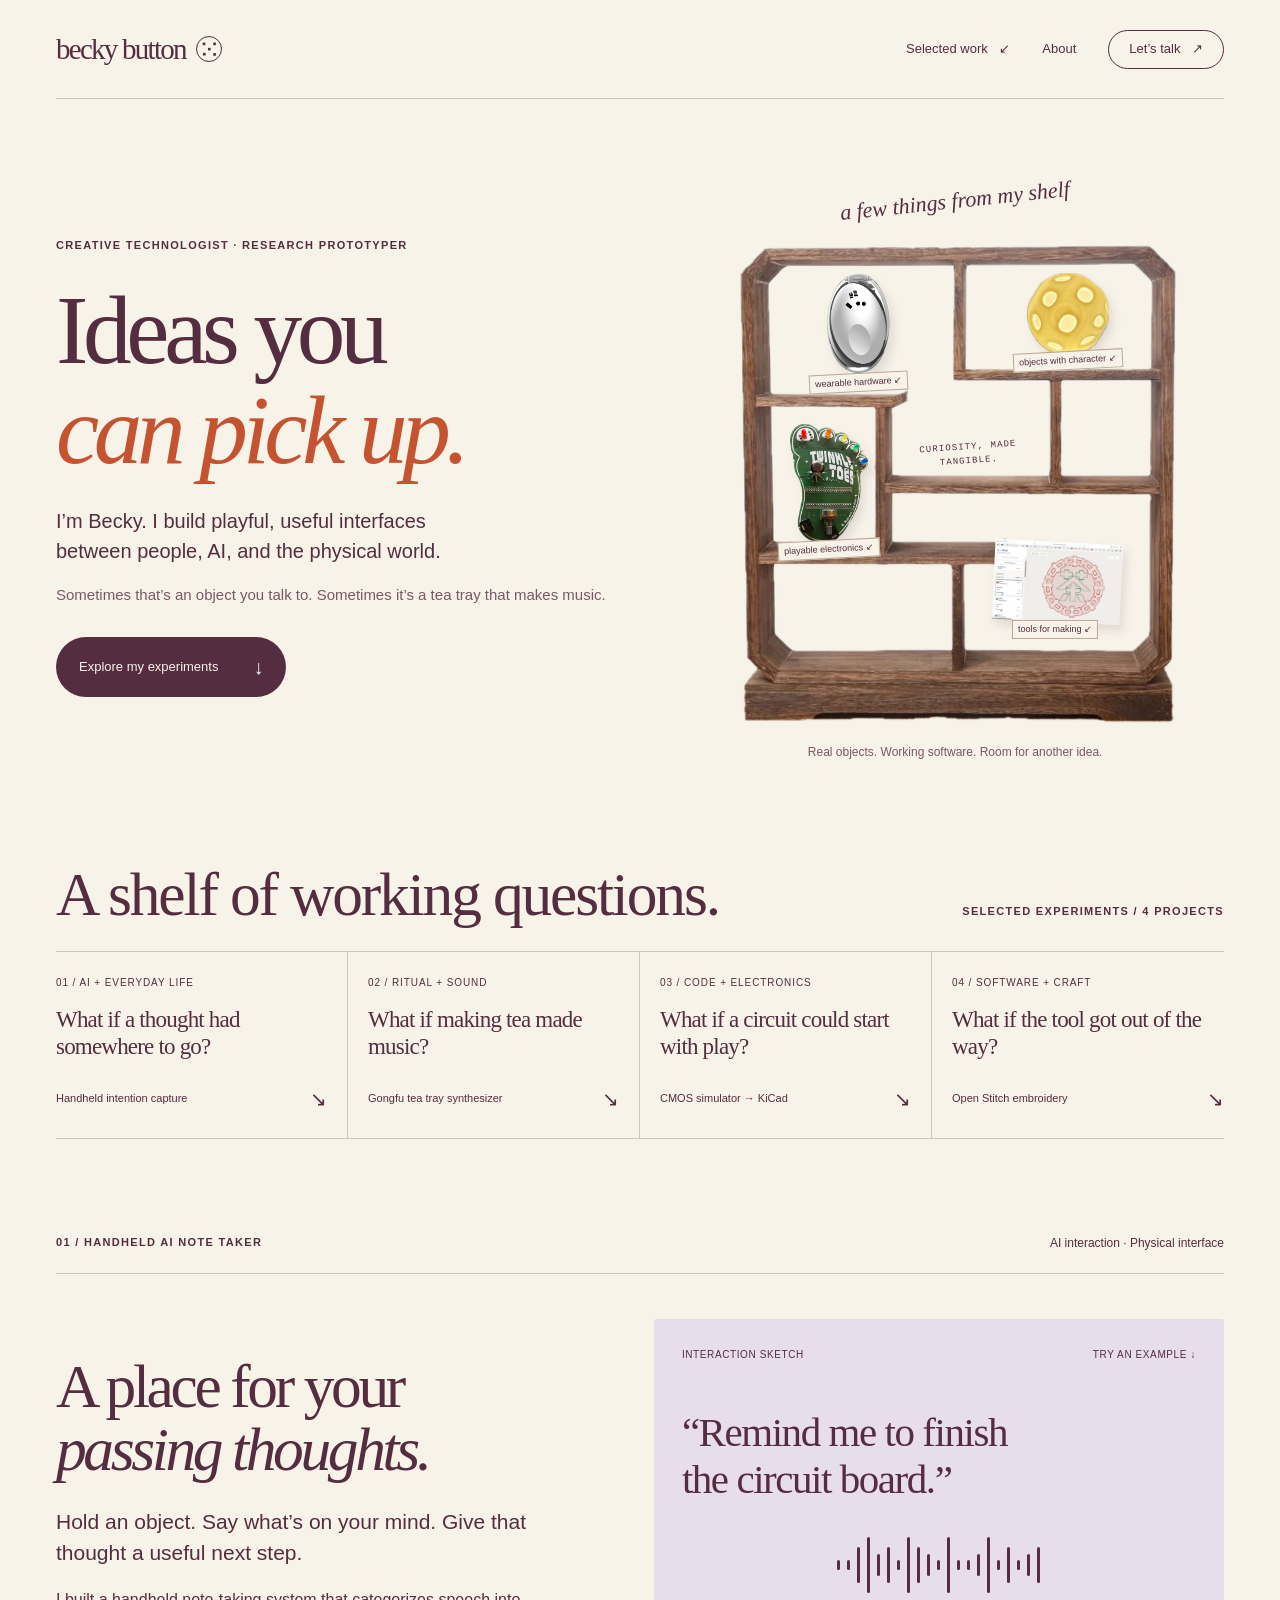
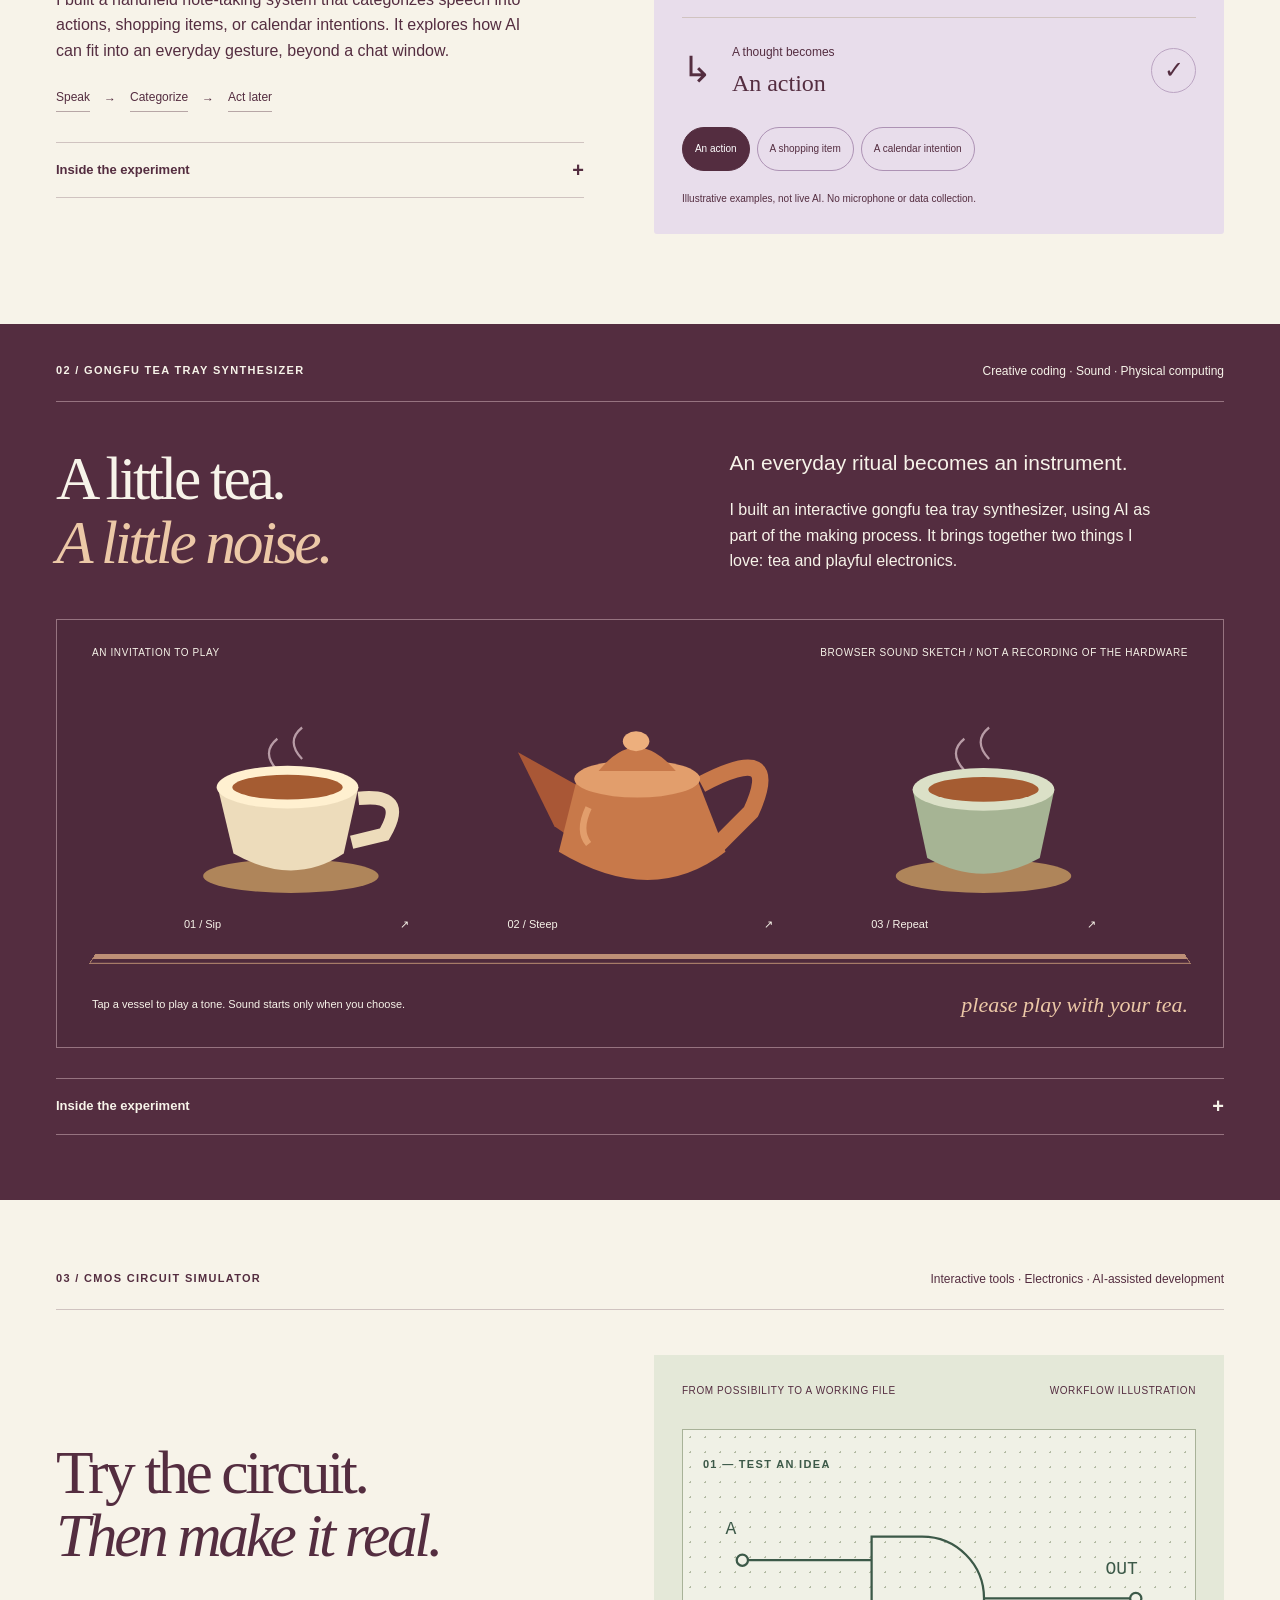
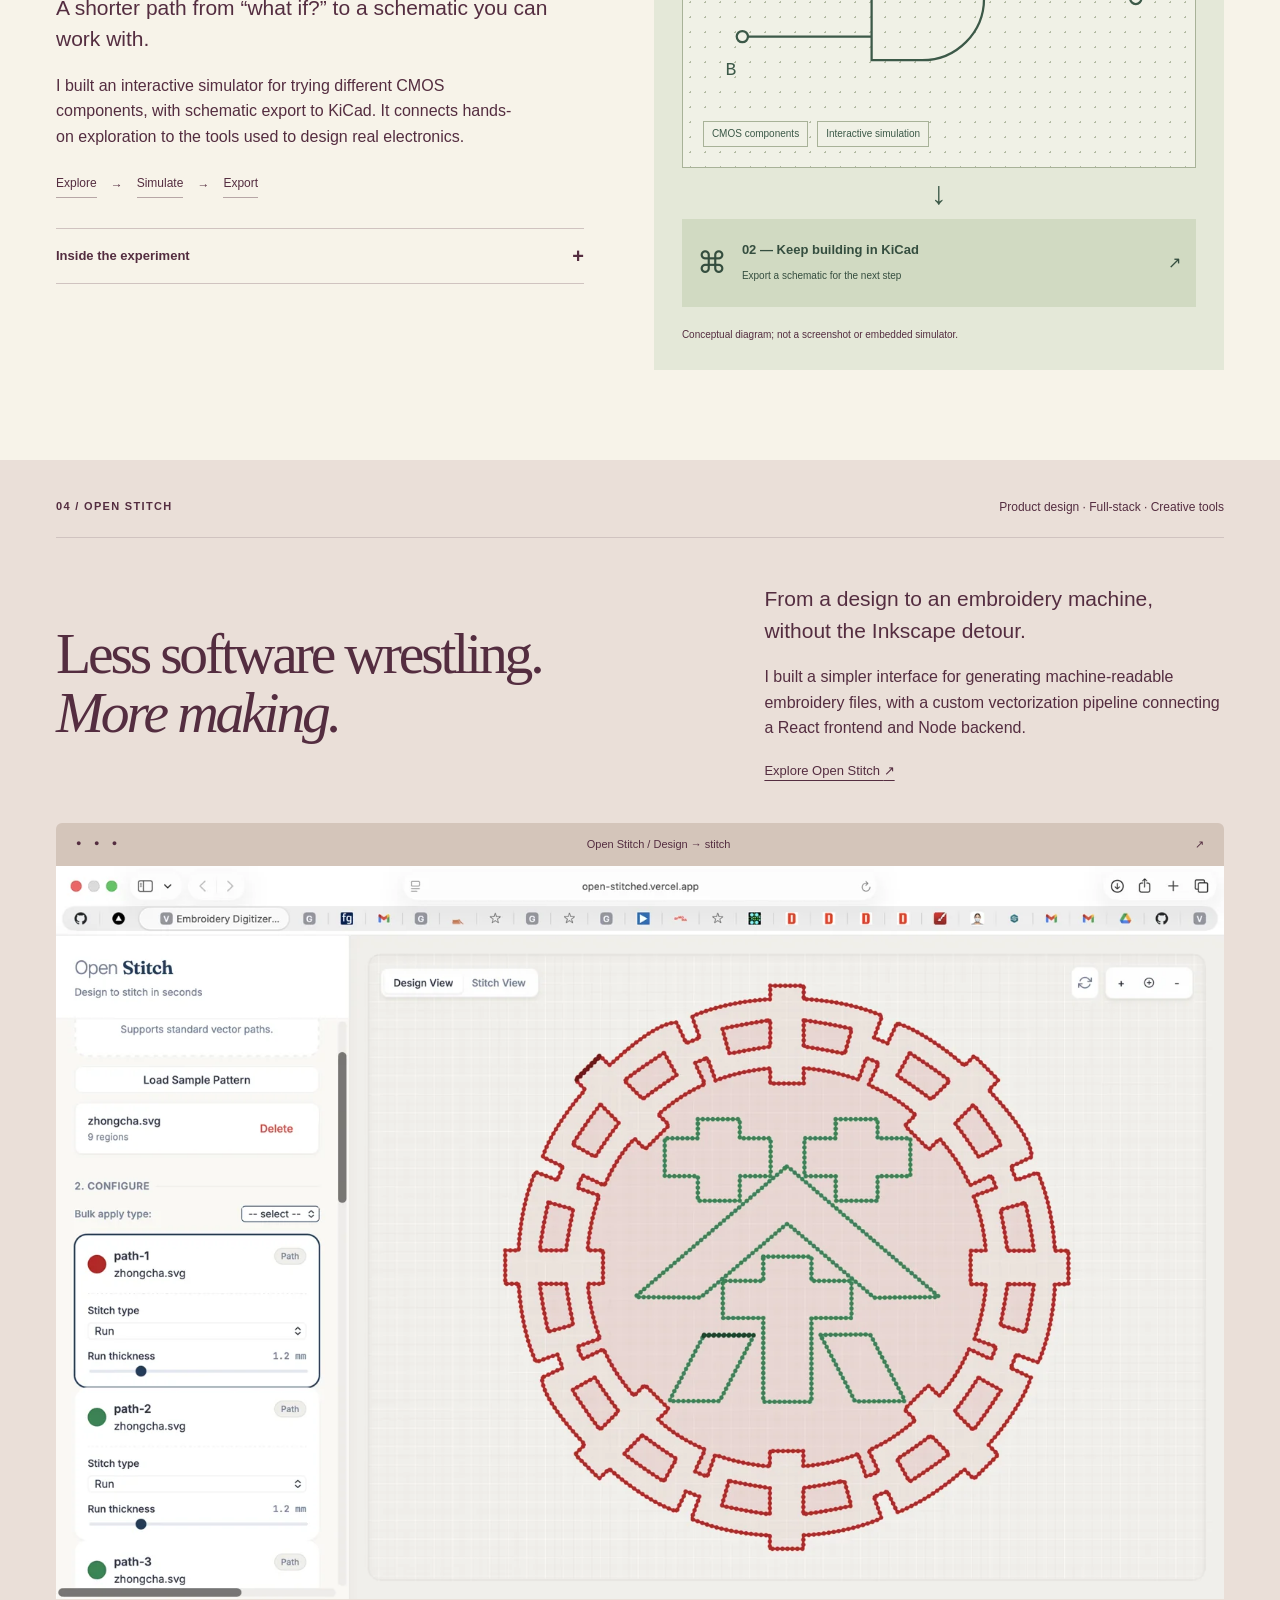
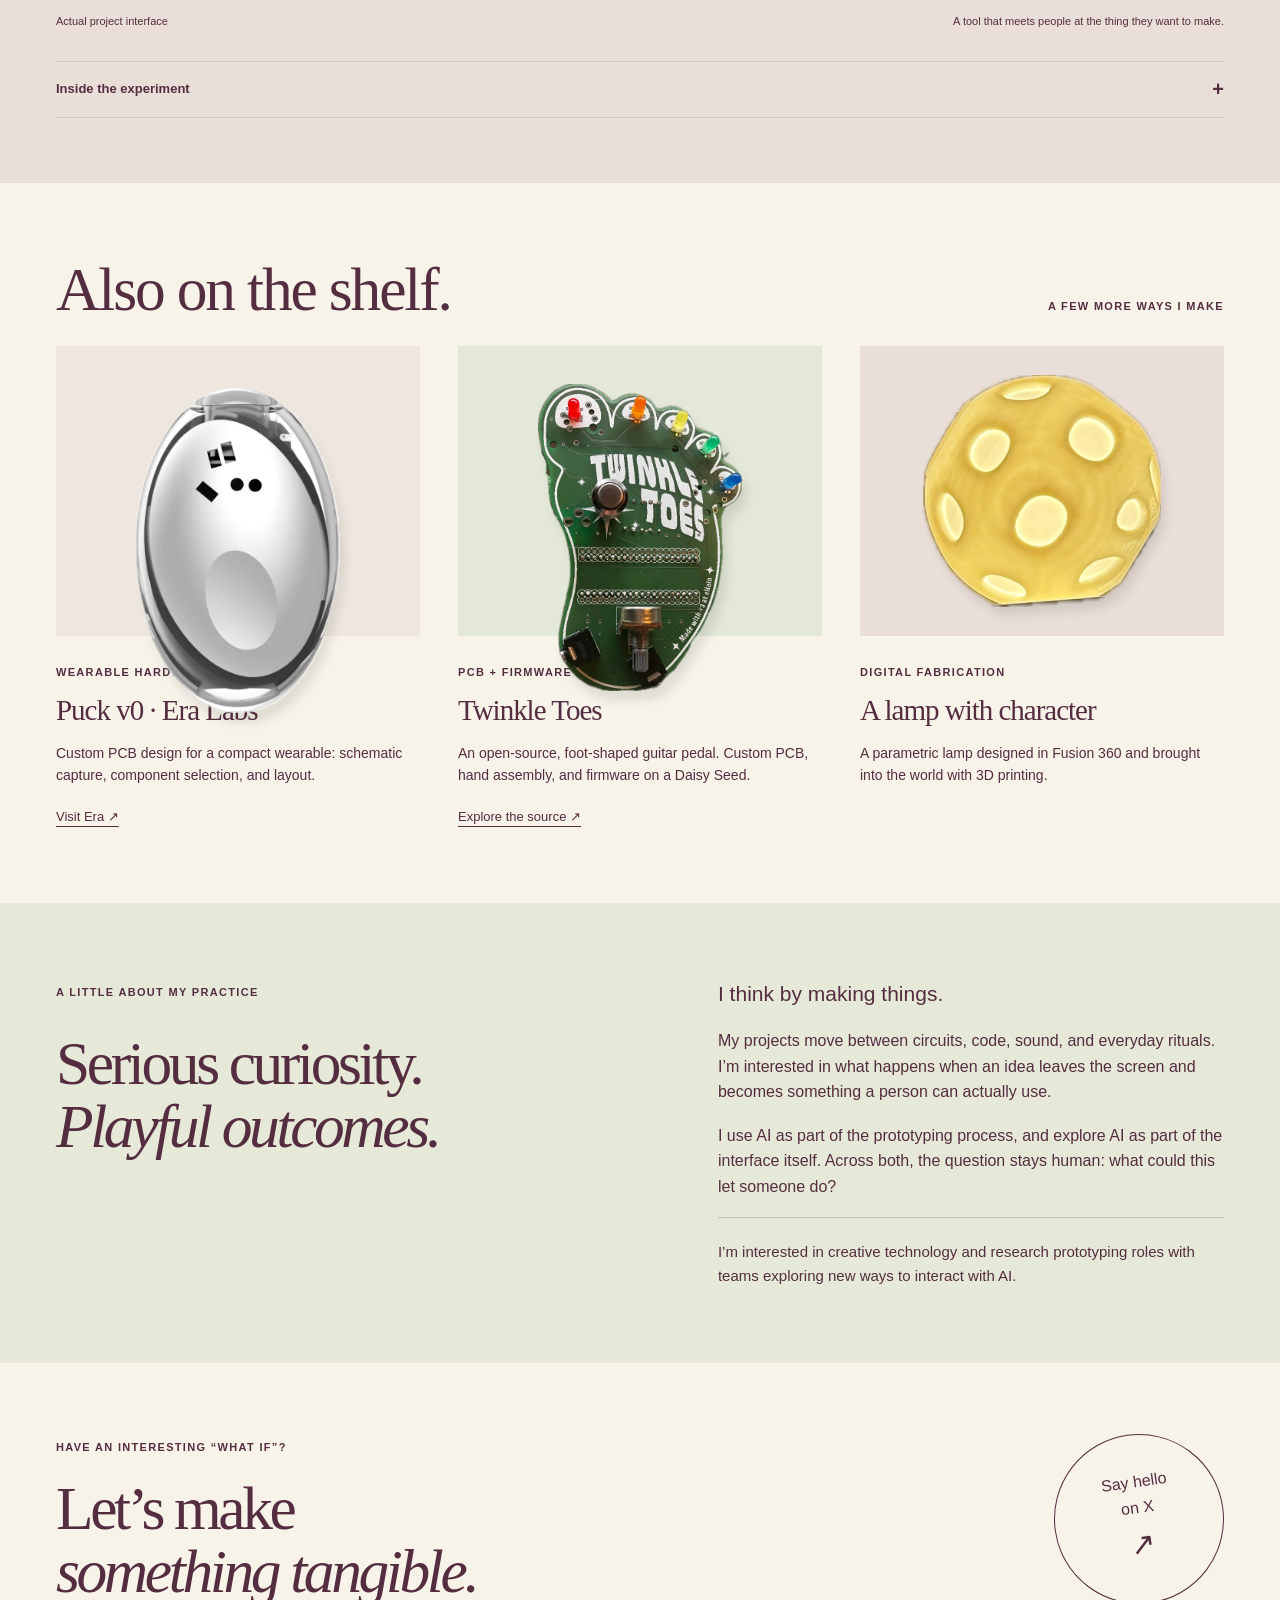
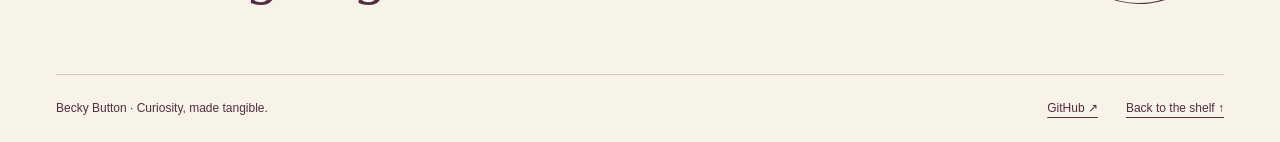
<file: index.html>
<!DOCTYPE html>
<html lang="en">
 <head>
  <meta charset="utf-8"/>
  <meta content="width=device-width, initial-scale=1" name="viewport"/>
  <meta content="#f7f3e9" name="theme-color"/>
  <title>
   Becky Button — Creative Technologist &amp; Research Prototyper
  </title>
  <meta content="Becky Button builds playful, useful interfaces between people, AI, and the physical world. Explore voice objects, a tea tray synthesizer, circuit tools, and embroidery software." name="description"/>
  <meta content="Becky Button — Ideas you can pick up." property="og:title"/>
  <meta content="Creative technology, AI experiments, and physical interfaces. A shelf of working questions." property="og:description"/>
  <meta content="website" property="og:type"/>
  <link href="assets/favicon.svg" rel="icon" type="image/svg+xml"/>
  <link href="styles.css" rel="stylesheet"/>
  <script defer="" src="script.js">
  </script>
  <link href="design-system.css" rel="stylesheet"/>
  <script defer="" src="config-utils.js"></script>
<script defer="" src="portfolio.config.js">
  </script>
  <script defer="" src="portfolio-runtime.js">
  </script>
 </head>
 <body>
  <a class="skip-link" href="#main">
   Skip to content
  </a>
  <header class="site-header wrap">
   <a aria-label="Becky Button, home" class="wordmark" href="#">
    becky button
    <span aria-hidden="true" class="button-mark">
     ⁙
    </span>
   </a>
   <nav aria-label="Main navigation">
    <a href="#work">
     Selected work
     <span>
      ↙
     </span>
    </a>
    <a href="#about">
     About
    </a>
    <a class="contact-nav" href="#contact">
     Let’s talk
     <span>
      ↗
     </span>
    </a>
   </nav>
  </header>
  <main id="main">
   <section aria-labelledby="hero-title" class="hero wrap">
    <div class="hero-copy">
     <p class="eyebrow" data-copy="role">
      <span class="dot">
      </span>
      Creative technologist · Research prototyper
     </p>
     <h1 id="hero-title">
      <span data-copy="hero-headline">
       Ideas you can
      </span>
      <br/>
      <em data-copy="hero-emphasis">
       pick up.
      </em>
     </h1>
     <p class="intro" data-copy="intro">
      I’m Becky. I build playful, useful interfaces between people,
      <strong>
       AI, and the physical world.
      </strong>
     </p>
     <p class="hero-note" data-copy="hero-note">
      Sometimes that’s an object you talk to.
      <br/>
      Sometimes it’s a tea tray that makes music.
     </p>
     <a class="pill" href="#work">
      Explore my experiments
      <span aria-hidden="true">
       ↓
      </span>
     </a>
    </div>
    <div class="cabinet-scene">
     <span class="handwritten cabinet-note" data-copy="shelf-note">
      a few things from my shelf
     </span>
     <div class="cabinet">
      <img alt="" class="shelf" height="800" src="assets/shelf.webp" width="800"/>
      <a aria-label="Puck v0, wearable PCB — see more work" class="shelf-object shelf-puck" href="#more-work">
       <img alt="Silver Puck v0 wearable" height="800" src="assets/puck.webp" width="499"/>
       <span>
        wearable hardware ↙
       </span>
      </a>
      <a aria-label="3D printed lamp — see more work" class="shelf-object shelf-lamp" href="#more-work">
       <img alt="Yellow spherical lamp" height="782" src="assets/lamp.webp" width="800"/>
       <span>
        objects with character ↙
       </span>
      </a>
      <a aria-label="Twinkle Toes guitar pedal — see more work" class="shelf-object shelf-pedal" href="#more-work">
       <img alt="Foot-shaped Twinkle Toes circuit board" height="800" src="assets/twinkle-toes.webp" width="532"/>
       <span>
        playable electronics ↙
       </span>
      </a>
      <a aria-label="Open Stitch embroidery tool — read project" class="shelf-object shelf-stitch" data-project-link="embroidery" href="#embroidery">
       <img alt="Open Stitch embroidery design interface" height="1004" src="assets/embroidery.webp" width="1600"/>
       <span>
        tools for making ↙
       </span>
      </a>
      <span class="cabinet-label" data-copy="cabinet-label">
       CURIOSITY, MADE TANGIBLE.
      </span>
     </div>
     <p class="small cabinet-caption" data-copy="shelf-caption">
      Real objects. Working software. Room for another idea.
     </p>
    </div>
   </section>
   <section aria-labelledby="work-title" class="work-index wrap" id="work">
    <div class="section-heading">
     <h2 data-copy="work-title" id="work-title">
      A shelf of working questions.
     </h2>
     <span class="eyebrow">
      Selected experiments / 01—04
     </span>
    </div>
    <div class="index-grid">
     <a data-project-link="intention" href="#intention">
      <span class="index-number">
       01 / AI + everyday life
      </span>
      <strong data-copy="intention-question">
       What if a thought
       <br/>
       had somewhere to go?
      </strong>
      <span>
       Handheld intention capture
       <b>
        ↘
       </b>
      </span>
     </a>
     <a data-project-link="tea" href="#tea">
      <span class="index-number">
       02 / Ritual + sound
      </span>
      <strong data-copy="tea-question">
       What if making tea
       <br/>
       made music?
      </strong>
      <span>
       Gongfu tea tray synthesizer
       <b>
        ↘
       </b>
      </span>
     </a>
     <a data-project-link="circuits" href="#circuits">
      <span class="index-number">
       03 / Code + electronics
      </span>
      <strong data-copy="circuits-question">
       What if a circuit could
       <br/>
       start with play?
      </strong>
      <span>
       CMOS simulator → KiCad
       <b>
        ↘
       </b>
      </span>
     </a>
     <a data-project-link="embroidery" href="#embroidery">
      <span class="index-number">
       04 / Software + craft
      </span>
      <strong data-copy="embroidery-question">
       What if the tool got
       <br/>
       out of the way?
      </strong>
      <span>
       Open Stitch embroidery
       <b>
        ↘
       </b>
      </span>
     </a>
    </div>
   </section>
   <div id="project-stories">
    <section aria-labelledby="intention-title" class="project intention wrap" data-project="intention" id="intention">
     <div class="project-top">
      <span class="eyebrow" data-copy="intention-name">
       01 / Handheld AI note taker
      </span>
      <span class="project-type" data-copy="intention-tags">
       AI interaction · Physical interface
      </span>
     </div>
     <div class="project-grid">
      <div class="project-copy">
       <h2 id="intention-title">
        <span data-copy="intention-headline">
         A place for your
        </span>
        <br/>
        <em data-copy="intention-emphasis">
         passing thoughts.
        </em>
       </h2>
       <p class="project-lead" data-copy="intention-summary">
        Hold an object. Say what’s on your mind. Give that thought a useful next step.
       </p>
       <p data-copy="intention-description">
        I built a handheld note-taking system that categorizes speech into
        <strong>
         actions, shopping items, or calendar intentions.
        </strong>
        It explores how AI can fit into an everyday gesture, beyond a chat window.
       </p>
       <div class="flow">
        <span>
         Speak
        </span>
        <i>
         →
        </i>
        <span>
         Categorize
        </span>
        <i>
         →
        </i>
        <span>
         Act later
        </span>
       </div>
       <details>
        <summary>
         Inside the experiment
         <span aria-hidden="true">
          +
         </span>
        </summary>
        <div class="detail-body">
         <h3>
          The question
         </h3>
         <p data-copy="intention-detail-0">
          Can a physical object make capturing an intention feel as immediate as saying it?
         </p>
         <h3>
          What I built
         </h3>
         <p data-copy="intention-detail-1">
          A handheld interface and speech categorization workflow, connecting an ordinary human action to structured information.
         </p>
         <h3>
          What it explores
         </h3>
         <p data-copy="intention-detail-2">
          A smaller, more intentional interaction with AI: capture a thought now, organize it for later.
         </p>
        </div>
       </details>
      </div>
      <figure class="custom-project-visual" data-custom-visual="intention" hidden="">
       <img alt="" loading="lazy"/>
       <figcaption>
       </figcaption>
      </figure>
      <figure class="voice-demo" data-original-visual="intention">
       <figcaption class="visual-label">
        Interaction sketch
        <span>
         Try an example ↓
        </span>
       </figcaption>
       <div class="voice-quote" id="voice-quote">
        “Remind me to finish
        <br/>
        the circuit board.”
       </div>
       <div aria-hidden="true" class="waveform">
        <i>
        </i>
        <i>
        </i>
        <i>
        </i>
        <i>
        </i>
        <i>
        </i>
        <i>
        </i>
        <i>
        </i>
        <i>
        </i>
        <i>
        </i>
        <i>
        </i>
        <i>
        </i>
        <i>
        </i>
        <i>
        </i>
        <i>
        </i>
        <i>
        </i>
        <i>
        </i>
        <i>
        </i>
        <i>
        </i>
        <i>
        </i>
        <i>
        </i>
        <i>
        </i>
       </div>
       <div class="voice-route">
        <span aria-hidden="true">
         ↳
        </span>
        <div>
         <span class="small">
          A thought becomes
         </span>
         <strong aria-live="polite" id="voice-result">
          An action
         </strong>
        </div>
        <span aria-hidden="true" class="route-icon" id="route-icon">
         ✓
        </span>
       </div>
       <div aria-label="Example intentions" class="example-buttons" role="group">
        <button aria-pressed="true" data-example="action" type="button">
         An action
        </button>
        <button aria-pressed="false" data-example="shopping" type="button">
         A shopping item
        </button>
        <button aria-pressed="false" data-example="calendar" type="button">
         A calendar intention
        </button>
       </div>
       <p class="visual-footnote">
        Illustrative examples, not live AI. No microphone or data collection.
       </p>
      </figure>
     </div>
    </section>
    <section aria-labelledby="tea-title" class="tea-section" data-project="tea" id="tea">
     <div class="wrap">
      <div class="project-top">
       <span class="eyebrow" data-copy="tea-name">
        02 / Gongfu tea tray synthesizer
       </span>
       <span class="project-type" data-copy="tea-tags">
        Creative coding · Sound · Physical computing
       </span>
      </div>
      <div class="tea-heading">
       <h2 id="tea-title">
        <span data-copy="tea-headline">
         A little tea.
        </span>
        <br/>
        <em data-copy="tea-emphasis">
         A little noise.
        </em>
       </h2>
       <div>
        <p class="project-lead" data-copy="tea-summary">
         An everyday ritual becomes an instrument.
        </p>
        <p data-copy="tea-description">
         I built an interactive gongfu tea tray synthesizer, using AI as part of the making process. It brings together two things I love: tea and playful electronics.
        </p>
       </div>
      </div>
      <figure class="custom-project-visual" data-custom-visual="tea" hidden="">
       <img alt="" loading="lazy"/>
       <figcaption>
       </figcaption>
      </figure>
      <figure class="tea-playground" data-original-visual="tea">
       <figcaption class="visual-label">
        An invitation to play
        <span>
         Browser sound sketch / not a recording of the hardware
        </span>
       </figcaption>
       <div aria-label="Play three synthesized tones" class="tea-objects" role="group">
        <button aria-label="Play low tea cup tone" class="tea-object" data-frequency="261.63">
         <svg aria-hidden="true" viewbox="0 0 200 170">
          <path class="steam" d="M83 50q-15-16 0-28M105 40q-15-16 0-28">
          </path>
          <ellipse cx="95" cy="144" fill="#af855a" rx="78" ry="15">
          </ellipse>
          <path d="M30 65h125l-13 59q-45 30-98 0z" fill="#eddcbb">
          </path>
          <ellipse cx="92" cy="65" fill="#fff0d0" rx="63" ry="19">
          </ellipse>
          <ellipse cx="92" cy="65" fill="#a55c32" rx="49" ry="11">
          </ellipse>
          <path d="M155 75q45-5 23 32l-29 7" fill="none" stroke="#eddcbb" stroke-width="12">
          </path>
         </svg>
         <span>
          01 / Sip
          <b>
           ↗
          </b>
         </span>
        </button>
        <button aria-label="Play middle teapot tone" class="tea-object teapot" data-frequency="329.63">
         <svg aria-hidden="true" viewbox="0 0 240 200">
          <path d="M175 90q75-40 45 25l-35 35" fill="none" stroke="#c8794a" stroke-width="15">
          </path>
          <path d="M63 91L9 61l33 67 35 24" fill="#a95736">
          </path>
          <path d="M62 87q53-23 110 0l25 64q-66 51-151 0z" fill="#c8794a">
          </path>
          <ellipse cx="117" cy="85" fill="#e29e6c" rx="57" ry="17">
          </ellipse>
          <path d="M82 78q34-43 70 0" fill="#c8794a">
          </path>
          <ellipse cx="116" cy="51" fill="#edaf7d" rx="12" ry="9">
          </ellipse>
          <path d="M73 111q-10 21 0 33" fill="none" stroke="#e29e6c" stroke-width="6">
          </path>
         </svg>
         <span>
          02 / Steep
          <b>
           ↗
          </b>
         </span>
        </button>
        <button aria-label="Play high tea cup tone" class="tea-object" data-frequency="392">
         <svg aria-hidden="true" viewbox="0 0 200 170">
          <path class="steam" d="M83 50q-15-16 0-28M105 40q-15-16 0-28">
          </path>
          <ellipse cx="100" cy="144" fill="#af855a" rx="78" ry="15">
          </ellipse>
          <path d="M37 67h126l-13 61q-50 28-100 0z" fill="#a6b494">
          </path>
          <ellipse cx="100" cy="67" fill="#dbe0c7" rx="63" ry="19">
          </ellipse>
          <ellipse cx="100" cy="67" fill="#a55c32" rx="49" ry="11">
          </ellipse>
         </svg>
         <span>
          03 / Repeat
          <b>
           ↗
          </b>
         </span>
        </button>
       </div>
       <div aria-hidden="true" class="tray-line">
       </div>
       <div class="tea-caption">
        <span aria-live="polite" id="sound-status">
         Tap a vessel to play a tone. Sound starts only when you choose.
        </span>
        <span class="handwritten">
         please play with your tea.
        </span>
       </div>
      </figure>
      <details>
       <summary>
        Inside the experiment
        <span aria-hidden="true">
         +
        </span>
       </summary>
       <div class="detail-body">
        <h3>
         The question
        </h3>
        <p data-copy="tea-detail-0">
         What happens when the familiar setting of a tea ritual becomes a playful musical interface?
        </p>
        <h3>
         What I built
        </h3>
        <p data-copy="tea-detail-1">
         An interactive gongfu tea tray synthesizer, developed with some AI assistance. The ritual itself is the starting point for the interface.
        </p>
        <h3>
         What it explores
        </h3>
        <p data-copy="tea-detail-2">
         How physical context can suggest a different way to interact with sound. The vessels above are a new browser illustration of that idea, not a recreation of the original hardware mappings.
        </p>
       </div>
      </details>
     </div>
    </section>
    <section aria-labelledby="circuits-title" class="project circuits wrap" data-project="circuits" id="circuits">
     <div class="project-top">
      <span class="eyebrow" data-copy="circuits-name">
       03 / CMOS circuit simulator
      </span>
      <span class="project-type" data-copy="circuits-tags">
       Interactive tools · Electronics · AI-assisted development
      </span>
     </div>
     <div class="project-grid">
      <div class="project-copy">
       <h2 id="circuits-title">
        <span data-copy="circuits-headline">
         Try the circuit.
        </span>
        <br/>
        <em data-copy="circuits-emphasis">
         Then make it real.
        </em>
       </h2>
       <p class="project-lead" data-copy="circuits-summary">
        A shorter path from “what if?” to a schematic you can work with.
       </p>
       <p data-copy="circuits-description">
        I built an interactive simulator for trying different CMOS components, with
        <strong>
         schematic export to KiCad.
        </strong>
        It connects hands-on exploration to the tools used to design real electronics.
       </p>
       <div class="flow">
        <span>
         Explore
        </span>
        <i>
         →
        </i>
        <span>
         Simulate
        </span>
        <i>
         →
        </i>
        <span>
         Export
        </span>
       </div>
       <details>
        <summary>
         Inside the experiment
         <span aria-hidden="true">
          +
         </span>
        </summary>
        <div class="detail-body">
         <h3>
          The question
         </h3>
         <p data-copy="circuits-detail-0">
          Can experimenting with components and making a usable schematic feel like one continuous process?
         </p>
         <h3>
          What I built
         </h3>
         <p data-copy="circuits-detail-1">
          An interactive CMOS circuit simulation tool that produces a KiCad schematic, developed with AI as part of the project workflow.
         </p>
         <h3>
          What it explores
         </h3>
         <p data-copy="circuits-detail-2">
          Creative tooling that keeps an exploratory interface connected to a practical engineering output.
         </p>
        </div>
       </details>
      </div>
      <figure class="custom-project-visual" data-custom-visual="circuits" hidden="">
       <img alt="" loading="lazy"/>
       <figcaption>
       </figcaption>
      </figure>
      <figure class="circuit-visual" data-original-visual="circuits">
       <figcaption class="visual-label">
        From possibility to a working file
        <span>
         Workflow illustration
        </span>
       </figcaption>
       <div class="circuit-paper">
        <span class="eyebrow">
         01 — Test an idea
        </span>
        <svg aria-label="Conceptual logic diagram: two inputs enter a logic gate and produce an output" role="img" viewbox="0 0 420 200">
         <g fill="none" stroke="currentColor" stroke-width="2">
          <path d="M40 66h110M40 134h110M150 45h45a55 55 0 0 1 0 110h-45zM250 100h130">
          </path>
          <circle cx="35" cy="66" r="5">
          </circle>
          <circle cx="35" cy="134" r="5">
          </circle>
          <circle cx="385" cy="100" r="5">
          </circle>
         </g>
         <g fill="currentColor" font-family="monospace" font-size="16">
          <text x="20" y="43">
           A
          </text>
          <text x="20" y="168">
           B
          </text>
          <text x="358" y="78">
           OUT
          </text>
         </g>
        </svg>
        <div class="chip-row">
         <span>
          CMOS components
         </span>
         <span>
          Interactive simulation
         </span>
        </div>
       </div>
       <div aria-hidden="true" class="export-arrow">
        ↓
       </div>
       <div class="kicad-file">
        <span aria-hidden="true" class="file-icon">
         ⌘
        </span>
        <div>
         <strong>
          02 — Keep building in KiCad
         </strong>
         <span>
          Export a schematic for the next step
         </span>
        </div>
        <span aria-hidden="true">
         ↗
        </span>
       </div>
       <p class="visual-footnote">
        Conceptual diagram; not a screenshot or embedded simulator.
       </p>
      </figure>
     </div>
    </section>
    <section aria-labelledby="embroidery-title" class="embroidery-section" data-project="embroidery" id="embroidery">
     <div class="wrap">
      <div class="project-top">
       <span class="eyebrow" data-copy="embroidery-name">
        04 / Open Stitch
       </span>
       <span class="project-type" data-copy="embroidery-tags">
        Product design · Full-stack · Creative tools
       </span>
      </div>
      <div class="embroidery-heading">
       <h2 id="embroidery-title">
        <span data-copy="embroidery-headline">
         Less software wrestling.
        </span>
        <br/>
        <em data-copy="embroidery-emphasis">
         More making.
        </em>
       </h2>
       <div>
        <p class="project-lead" data-copy="embroidery-summary">
         From a design to an embroidery machine, without the Inkscape detour.
        </p>
        <p data-copy="embroidery-description">
         I built a simpler interface for generating machine-readable embroidery files, with a custom vectorization pipeline connecting a React frontend and Node backend.
        </p>
        <a class="text-link" data-link="link-0" href="https://open-stitched.vercel.app" rel="noopener noreferrer" target="_blank">
         Explore Open Stitch
         <span aria-hidden="true">
          ↗
         </span>
         <span class="sr-only">
          (opens in a new tab)
         </span>
        </a>
       </div>
      </div>
      <figure class="custom-project-visual" data-custom-visual="embroidery" hidden="">
       <img alt="" loading="lazy"/>
       <figcaption>
       </figcaption>
      </figure>
      <figure class="stitch-figure" data-original-visual="embroidery">
       <div class="browser-bar">
        <span aria-hidden="true">
         ● ● ●
        </span>
        <span>
         Open Stitch / Design → stitch
        </span>
        <span>
         ↗
        </span>
       </div>
       <img alt="Open Stitch’s actual interface showing a tea emblem, vector paths, stitch types, and run thickness controls." height="1004" loading="lazy" src="assets/embroidery.webp" width="1600"/>
       <figcaption>
        Actual project interface
        <span>
         A tool that meets people at the thing they want to make.
        </span>
       </figcaption>
      </figure>
      <details>
       <summary>
        Inside the experiment
        <span aria-hidden="true">
         +
        </span>
       </summary>
       <div class="detail-body">
        <h3>
         The question
        </h3>
        <p data-copy="embroidery-detail-0">
         Why should using an embroidery machine require navigating a separate vector-design application first?
        </p>
        <h3>
         What I built
        </h3>
        <p data-copy="embroidery-detail-1">
         A full-stack design-to-file workflow with a custom vectorization pipeline. The interface brings design and stitch controls into one place.
        </p>
        <h3>
         What it explores
        </h3>
        <p data-copy="embroidery-detail-2">
         Removing friction between creative intent and a physical output. The work combines product design, UI/UX, and full-stack development.
        </p>
        <a class="text-link" data-link="link-1" href="https://x.com/becky_button/status/2040687970085167253?s=20" rel="noopener noreferrer" target="_blank">
         See the project post ↗
         <span class="sr-only">
          (opens in a new tab)
         </span>
        </a>
       </div>
      </details>
     </div>
    </section>
   </div>
   <section aria-labelledby="more-title" class="more-work wrap" id="more-work">
    <div class="section-heading">
     <h2 id="more-title">
      Also on the shelf.
     </h2>
     <span class="eyebrow">
      A few more ways I make
     </span>
    </div>
    <div class="extras-grid">
     <article>
      <div class="extra-image">
       <img alt="Silver Puck v0 wearable enclosure" height="800" loading="lazy" src="assets/puck.webp" width="499"/>
      </div>
      <span class="eyebrow">
       Wearable hardware
      </span>
      <h3 data-copy="extra-0">
       Puck v0 · Era Labs
      </h3>
      <p data-copy="extra-1">
       Custom PCB design for a compact wearable: schematic capture, component selection, and layout.
      </p>
      <a class="text-link" data-link="link-2" href="https://era.world" rel="noopener noreferrer" target="_blank">
       Visit Era ↗
       <span class="sr-only">
        (opens in a new tab)
       </span>
      </a>
     </article>
     <article>
      <div class="extra-image">
       <img alt="Twinkle Toes foot-shaped guitar pedal PCB with colorful controls" height="800" loading="lazy" src="assets/twinkle-toes.webp" width="532"/>
      </div>
      <span class="eyebrow">
       PCB + firmware + sound
      </span>
      <h3 data-copy="extra-2">
       Twinkle Toes
      </h3>
      <p data-copy="extra-3">
       An open-source, foot-shaped guitar pedal. Custom PCB, hand assembly, and firmware on a Daisy Seed.
      </p>
      <a class="text-link" data-link="link-3" href="https://github.com/EinsteinUnicorn/TwinkleToes" rel="noopener noreferrer" target="_blank">
       Explore the source ↗
       <span class="sr-only">
        (opens in a new tab)
       </span>
      </a>
     </article>
     <article>
      <div class="extra-image">
       <img alt="Yellow 3D printed spherical lamp with round openings" height="782" loading="lazy" src="assets/lamp.webp" width="800"/>
      </div>
      <span class="eyebrow">
       Digital fabrication
      </span>
      <h3 data-copy="extra-4">
       A lamp with character
      </h3>
      <p data-copy="extra-5">
       A parametric lamp designed in Fusion 360 and brought into the world with 3D printing.
      </p>
     </article>
    </div>
   </section>
   <section aria-labelledby="about-title" class="about-section" id="about">
    <div class="wrap about-grid">
     <div>
      <span class="eyebrow">
       A little about my practice
      </span>
      <h2 id="about-title">
       <span data-copy="about-headline">
        Serious curiosity.
       </span>
       <br/>
       <em data-copy="about-emphasis">
        Playful outcomes.
       </em>
      </h2>
     </div>
     <div>
      <p class="project-lead" data-copy="about-0">
       I think by making things.
      </p>
      <p data-copy="about-1">
       My projects move between circuits, code, sound, and everyday rituals. I’m interested in what happens when an idea leaves the screen and becomes something a person can actually use.
      </p>
      <p data-copy="about-2">
       I use AI as part of the prototyping process, and explore AI as part of the interface itself. Across both, the question stays human:
       <strong>
        what could this let someone do?
       </strong>
      </p>
      <p class="opportunity" data-copy="about-3">
       I’m interested in creative technology and research prototyping roles with teams exploring new ways to interact with AI.
      </p>
     </div>
    </div>
   </section>
   <footer class="wrap" id="contact">
    <div class="footer-top">
     <div>
      <span class="eyebrow">
       Have an interesting “what if”?
      </span>
      <h2>
       <span data-copy="contact-headline">
        Let’s make
       </span>
       <br/>
       <em data-copy="contact-emphasis">
        something tangible.
       </em>
      </h2>
     </div>
     <a class="contact-circle" data-link="link-4" href="https://x.com/becky_button" rel="noopener noreferrer" target="_blank">
      Say hello
      <br/>
      on X
      <span aria-hidden="true">
       ↗
      </span>
      <span class="sr-only">
       (opens in a new tab)
      </span>
     </a>
    </div>
    <div class="footer-bottom">
     <span>
      Becky Button · Curiosity, made tangible.
     </span>
     <div>
      <a data-link="link-5" href="https://github.com/EinsteinUnicorn" rel="noopener noreferrer" target="_blank">
       GitHub ↗
       <span class="sr-only">
        (opens in a new tab)
       </span>
      </a>
      <a href="#">
       Back to the shelf ↑
      </a>
     </div>
    </div>
   </footer>
  </main>
 </body>
</html>
</file>
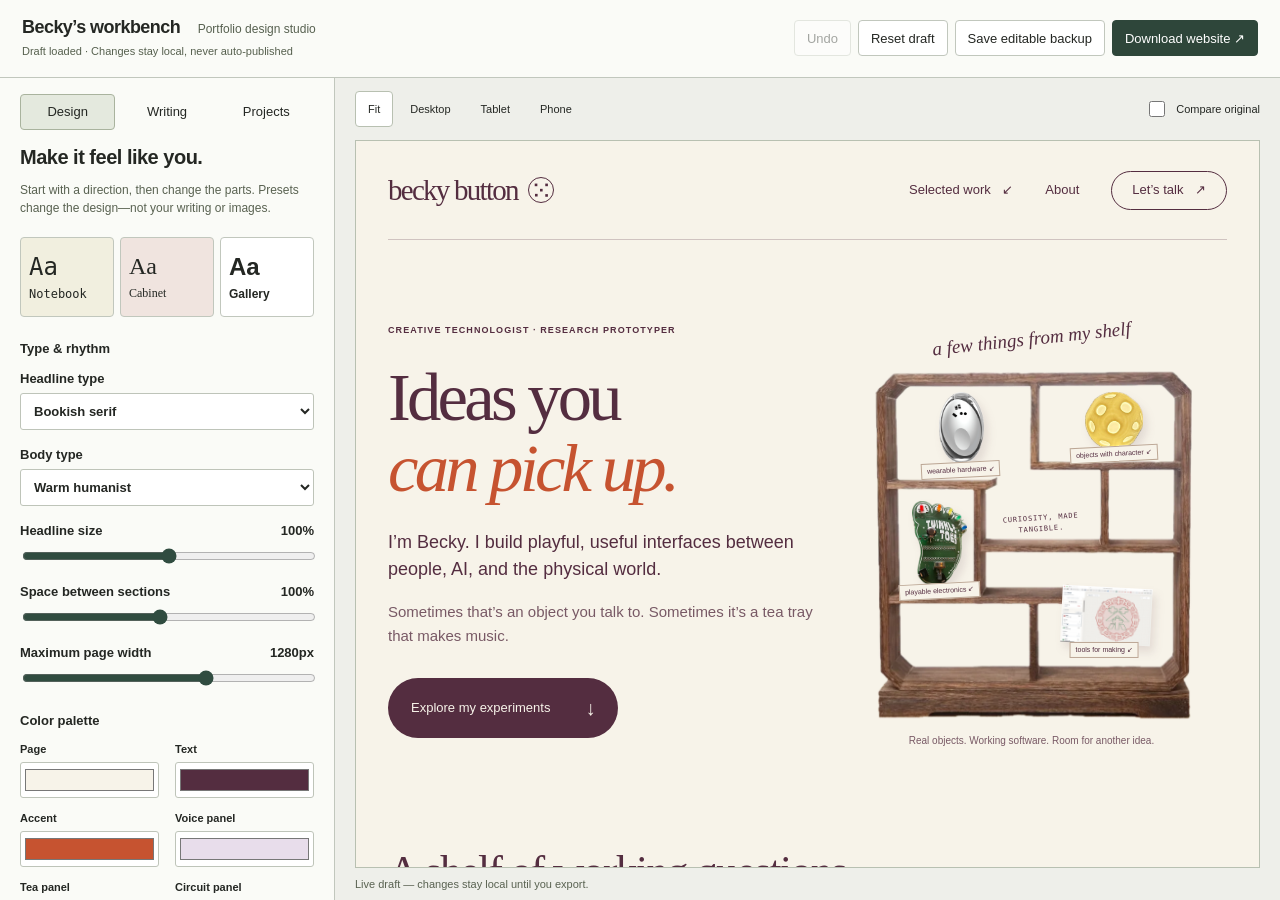
<file: studio.html>
<!doctype html>
<html lang="en">
<head>
  <meta charset="utf-8">
  <meta name="viewport" content="width=device-width,initial-scale=1">
  <meta name="robots" content="noindex,nofollow">
  <title>Becky's portfolio — Design studio</title>
  <link rel="icon" href="assets/favicon.svg">
  <link rel="stylesheet" href="studio.css">
  <script src="portfolio.config.js" defer></script>
  <script src="config-utils.js" defer></script>
  <script src="studio.js" defer></script>
</head>
<body>
  <header class="studio-header">
    <div><h1>Becky’s workbench <span>Portfolio design studio</span></h1><p id="save-status" role="status">Your changes stay here until you export them.</p></div>
    <div class="actions"><button id="undo" disabled>Undo</button><button id="reset">Reset draft</button><button id="download-backup">Save editable backup</button><button class="primary" id="download-site">Download website ↗</button></div>
  </header>
  <main class="workspace">
    <aside class="editor" aria-label="Portfolio editor">
      <nav class="editor-tabs" aria-label="Editor sections"><button data-tab="design" aria-pressed="true">Design</button><button data-tab="writing" aria-pressed="false">Writing</button><button data-tab="projects" aria-pressed="false">Projects</button></nav>
      <div id="panel"></div>
      <details class="save-tools"><summary>Save, restore & apply</summary><p>Changes are saved in this browser when storage is available. A backup preserves your writing, images, and design choices.</p><label>Saved look name<input id="look-name" placeholder="Sunday notebook" maxlength="60"></label><button id="save-look">Save this look</button><label>Saved looks<select id="saved-looks"><option value="">Choose a saved look…</option></select></label><button id="load-look">Load selected look</button><label class="file-label">Import a backup<input id="import-backup" type="file" accept="application/json,.json"></label><button id="download-config">Download repository settings</button><p>To apply your edits to the source, replace <code>portfolio.config.js</code> with the downloaded settings, then commit to your review branch. Nothing here publishes your site.</p></details>
    </aside>
    <section class="preview-area" aria-label="Live portfolio preview">
      <div class="preview-toolbar"><div class="sizes" role="group" aria-label="Preview width"><button data-width="100%" aria-pressed="true">Fit</button><button data-width="1024px" aria-pressed="false">Desktop</button><button data-width="768px" aria-pressed="false">Tablet</button><button data-width="390px" aria-pressed="false">Phone</button></div><label class="compare"><input type="checkbox" id="compare"> Compare original</label></div>
      <div class="preview-scroll"><iframe title="Your portfolio — live preview" id="preview" sandbox="allow-scripts allow-same-origin"></iframe></div>
      <p class="preview-note" id="preview-status" role="status">Loading the portfolio…</p>
    </section>
  </main>
  <noscript>This design studio needs JavaScript. The portfolio itself still contains readable project stories without it.</noscript>
</body>
</html>
</file>
<file: styles.css>
@layer reset, base, layout, components, responsive;
@layer reset {
  *, *::before, *::after { box-sizing: border-box; }
  body, h1, h2, h3, p, figure { margin: 0; }
  img, svg { display: block; max-width: 100%; }
  button, input { font: inherit; }
  button, a { -webkit-tap-highlight-color: transparent; }
}
@layer base {
  :root { --paper: #f7f3e9; --ink: #542d40; --muted: #705c64; --line: #d6c9c7; --orange: #c65330; --serif: 'Baskerville', 'Iowan Old Style', 'Palatino Linotype', 'Book Antiqua', Georgia, serif; --sans: 'Avenir Next', 'Avenir', 'Segoe UI', sans-serif; }
  html { scroll-behavior: smooth; scroll-padding-top: 28px; }
  body { background: var(--paper); color: var(--ink); font-family: var(--sans); font-size: 16px; line-height: 1.6; }
  ::selection { background: #e4c4cc; color: #351f2b; }
  a { color: inherit; text-underline-offset: 5px; }
  button { cursor: pointer; color: inherit; }
  a, button, summary { touch-action: manipulation; }
  :focus-visible { outline: 3px solid #b74521; outline-offset: 6px; }
  h1, h2 { font-family: var(--serif); font-weight: 400; letter-spacing: -0.055em; line-height: 1.03; }
  h2 { font-size: clamp(42px, 4.8vw, 68px); }
  h3 { font-size: 21px; font-weight: 600; line-height: 1.3; }
  em { font-weight: 400; }
  strong { font-weight: 600; }
  p + p { margin-top: 18px; }
  .wrap { width: min(1280px, calc(100% - 112px)); margin-inline: auto; }
  .eyebrow { text-transform: uppercase; letter-spacing: .12em; font-size: 11px; font-weight: 600; line-height: 1.6; }
  .small { font-size: 12px; }
  .handwritten { font-family: var(--serif); font-style: italic; font-size: 23px; }
  .sr-only { position: absolute; width: 1px; height: 1px; padding: 0; overflow: hidden; clip: rect(0,0,0,0); white-space: nowrap; }
  .skip-link { position: fixed; top: -100px; left: 16px; z-index: 20; padding: 12px 20px; background: var(--ink); color: white; }
  .skip-link:focus { top: 16px; }
}
@layer layout {
  .site-header { display: flex; align-items: center; justify-content: space-between; padding-block: 26px; border-bottom: 1px solid var(--line); }
  .hero { display: grid; grid-template-columns: 1.12fr 1fr; align-items: center; gap: 28px; padding-block: 72px 55px; }
  .hero h1 { font-size: clamp(65px, 7.6vw, 110px); margin: 25px 0 26px; }
  .hero h1 em { color: var(--orange); }
  .intro { max-width: 420px; font-size: 20px; line-height: 1.5; }
  .hero-note { font-size: 15px; color: var(--muted); margin-top: 17px; }
  .hero .pill { margin-top: 30px; }
  .work-index { padding-block: 45px 65px; }
  .section-heading { display: flex; justify-content: space-between; align-items: baseline; gap: 24px; margin-bottom: 25px; }
  .section-heading h2 { font-size: 35px; letter-spacing: -.035em; }
  .index-grid { display: grid; grid-template-columns: repeat(4, 1fr); border-block: 1px solid var(--line); }
  .project { padding-block: 30px 90px; }
  .project-top { display: flex; justify-content: space-between; gap: 24px; padding-bottom: 20px; border-bottom: 1px solid var(--line); margin-bottom: 45px; }
  .project-type { font-size: 12px; }
  .project-grid { display: grid; grid-template-columns: 1fr 1.08fr; gap: 70px; align-items: center; }
  .project-copy h2 { margin-bottom: 24px; }
  .project-copy > p:not(.project-lead) { max-width: 470px; }
  .project-lead { font-size: 21px; line-height: 1.5; margin-bottom: 18px; }
  .tea-section { background: var(--ink); color: var(--paper); padding-block: 38px 65px; }
  .tea-section .project-top { border-color: #967380; }
  .tea-heading, .embroidery-heading { display: grid; grid-template-columns: 1.2fr 1fr; gap: 80px; align-items: center; }
  .tea-heading > div { max-width: 440px; }
  .circuits { padding-top: 70px; }
  .embroidery-section { background: #eadfd8; padding-block: 38px 65px; }
  .embroidery-heading { grid-template-columns: 1.4fr 1fr; gap: 65px; }
  .embroidery-heading h2 { font-size: clamp(42px, 4.5vw, 66px); }
  .more-work { padding-block: 80px; }
  .extras-grid { display: grid; grid-template-columns: repeat(3, 1fr); gap: 38px; }
  .about-section { background: #e7e9d8; padding-block: 75px; }
  .about-grid { display: grid; grid-template-columns: 1.15fr 1fr; gap: 80px; }
  .about-grid h2 { margin-top: 28px; }
  .footer-top { display: flex; justify-content: space-between; gap: 40px; align-items: center; padding-block: 70px; }
  .footer-top h2 { margin-top: 18px; }
  .footer-bottom { display: flex; justify-content: space-between; gap: 24px; border-top: 1px solid var(--line); padding-block: 24px; font-size: 12px; }
  .footer-bottom > div { display: flex; gap: 28px; }
}
@layer components {
  .wordmark { font-family: var(--serif); font-size: 29px; letter-spacing: -.06em; text-decoration: none; display: inline-flex; align-items: center; gap: 10px; }
  .button-mark { display: inline-grid; place-items: center; width: 26px; height: 26px; border: 1px solid var(--ink); border-radius: 50%; font: 27px/1 Georgia, serif; }
  nav { display: flex; gap: 32px; align-items: center; font-size: 13px; }
  nav a { text-decoration: none; padding-block: 8px; }
  nav a:hover, .text-link:hover { color: var(--orange); }
  nav span { margin-left: 8px; }
  .contact-nav { border: 1px solid var(--ink); border-radius: 30px; padding: 8px 20px; }
  .dot { display: inline-block; height: 6px; width: 6px; background: var(--orange); border-radius: 50%; margin: 0 6px 2px 0; }
  .pill { display: inline-flex; justify-content: space-between; align-items: center; gap: 35px; background: var(--ink); color: var(--paper); border-radius: 40px; padding: 14px 23px; font-size: 13px; text-decoration: none; transition: background .2s; }
  .pill:hover { background: #754052; }
  .pill span { font-size: 20px; }
  .cabinet-scene { position: relative; padding-top: 12px; }
  .cabinet-note { display: block; text-align: center; transform: rotate(-6deg); margin-bottom: -10px; font-size: 22px; }
  .cabinet { position: relative; aspect-ratio: 1; }
  .shelf { width: 100%; height: 100%; object-fit: contain; }
  .shelf-object { position: absolute; display: flex; flex-direction: column; align-items: center; text-decoration: none; transition: transform .2s ease; }
  .shelf-object:hover { transform: translateY(-5px) rotate(-3deg); }
  .shelf-object img { width: 100%; height: 100%; object-fit: contain; min-height: 0; filter: drop-shadow(4px 6px 4px #542d4020); }
  .shelf-object span { flex: none; font-size: 9px; white-space: nowrap; line-height: 1.4; background: var(--paper); padding: 2px 5px; border: 1px solid #bca795; transform: rotate(-3deg); margin-top: -2px; }
  .shelf-puck { left: 25%; top: 12%; width: 14%; height: 22%; }
  .shelf-lamp { left: 61%; top: 12%; width: 20%; height: 18%; }
  .shelf-pedal { left: 19%; top: 40%; width: 15%; height: 25%; }
  .shelf-stitch { left: 55%; top: 62%; width: 28%; height: 18%; transform: rotate(3deg); }
  .cabinet-label { position: absolute; left: 42%; top: 43%; font-family: monospace; letter-spacing: .12em; font-size: 9px; width: 21%; text-align: center; transform: rotate(-4deg); }
  .cabinet-caption { text-align: center; color: var(--muted); margin-top: -3px; }
  .index-grid a { padding: 23px 20px; border-right: 1px solid var(--line); text-decoration: none; display: flex; flex-direction: column; transition: background .2s; }
  .index-grid a:first-child { padding-left: 0; }
  .index-grid a:last-child { border-right: 0; padding-right: 0; }
  .index-grid a:hover { background: #eee6dd; }
  .index-grid strong { font-family: var(--serif); font-size: 23px; font-weight: 400; letter-spacing: -.035em; line-height: 1.2; margin-block: 15px 22px; flex: 1; }
  .index-number { font-size: 10px; text-transform: uppercase; letter-spacing: .09em; }
  .index-grid a > span:last-child { font-size: 11px; display: flex; align-items: center; justify-content: space-between; gap: 8px; }
  .index-grid b { font-size: 20px; font-weight: 400; }
  .flow { display: flex; align-items: center; gap: 14px; flex-wrap: wrap; font-size: 12px; padding-top: 25px; }
  .flow span { border-bottom: 1px solid #b7a6a6; padding-bottom: 3px; }
  .flow i { font-style: normal; }
  details { border-block: 1px solid var(--line); margin-top: 30px; }
  summary { cursor: pointer; padding-block: 17px; font-size: 13px; font-weight: 600; display: flex; justify-content: space-between; gap: 15px; list-style: none; }
  summary::-webkit-details-marker { display: none; }
  summary span { font-size: 20px; line-height: 1; transition: transform .2s; }
  details[open] summary span { transform: rotate(45deg); }
  .detail-body { padding-block: 5px 24px; max-width: 800px; font-size: 15px; }
  .detail-body h3 { font-size: 12px; text-transform: uppercase; letter-spacing: .1em; margin: 18px 0 6px; }
  .detail-body p + p { margin-top: 12px; }
  .visual-label { display: flex; justify-content: space-between; gap: 16px; font-size: 10px; text-transform: uppercase; letter-spacing: .06em; }
  .visual-label span { text-align: right; }
  .visual-footnote { font-size: 10px; line-height: 1.5; margin-top: 20px; }
  .voice-demo { background: #e8ddeb; padding: 28px; border-radius: 3px; }
  .voice-quote { font: 400 clamp(28px, 3.2vw, 44px)/1.15 var(--serif); letter-spacing: -.035em; min-height: 130px; display: flex; align-items: center; margin: 28px 0 16px; }
  .waveform { height: 56px; display: flex; align-items: center; justify-content: center; gap: 7px; }
  .waveform i { display: block; height: 18%; width: 3px; background: #855a89; border-radius: 3px; }
  .waveform i:nth-child(3n) { height: 65%; }.waveform i:nth-child(4n) { height: 100%; }.waveform i:nth-child(5n) { height: 40%; }
  .voice-route { border-top: 1px solid #bfabc7; margin-top: 24px; padding-top: 20px; display: flex; gap: 20px; align-items: center; }
  .voice-route > span:first-child { font-size: 36px; }
  .voice-route strong { display: block; font-size: 24px; font-family: var(--serif); font-weight: 400; }
  .route-icon { margin-left: auto; border: 1px solid #bba4c2; border-radius: 50%; width: 45px; height: 45px; display: grid; place-items: center; font-size: 24px; }
  .example-buttons { display: flex; gap: 7px; flex-wrap: wrap; margin-top: 25px; }
  .example-buttons button { border: 1px solid #ad92b4; padding: 10px 12px; min-height: 44px; border-radius: 24px; background: transparent; font-size: 10px; }
  .example-buttons button[aria-pressed="true"] { background: var(--ink); border-color: var(--ink); color: white; }
  .tea-heading em { color: #ecc8a7; }
  .tea-playground { margin-top: 45px; padding: 25px 35px; border: 1px solid #967380; background: #4c283a; }
  .tea-objects { display: flex; align-items: flex-end; justify-content: center; gap: 9%; padding: 24px 0 4px; }
  .tea-object { background: transparent; border: 0; color: var(--paper); width: 24%; max-width: 225px; padding: 0; }
  .tea-object svg { width: 100%; transition: transform .2s; }
  .tea-object:hover svg { transform: translateY(-7px) rotate(-3deg); }
  .tea-object span { display: flex; justify-content: space-between; font-size: 11px; padding-top: 10px; }
  .tea-object b { font-weight: 400; }
  .tea-object.teapot { max-width: 265px; width: 28%; }
  .steam { fill: none; stroke: #b89ca6; stroke-width: 2; }
  .tray-line { height: 10px; border: 1px solid #a67b68; border-top: 5px solid #bd8f76; transform: perspective(300px) rotateX(20deg); margin-top: 17px; }
  .tea-caption { display: flex; gap: 20px; align-items: center; justify-content: space-between; margin-top: 23px; }
  .tea-caption > span:first-child { font-size: 11px; max-width: 400px; }
  .tea-caption .handwritten { font-size: 22px; color: #ecc8a7; }
  .tea-section details { border-color: #967380; }
  .tea-section :focus-visible { outline-color: #f2c58b; }
  .played svg { animation: ring .5s ease; }
  @keyframes ring { 25% { transform: rotate(5deg); } 75% { transform: rotate(-5deg); } }
  .circuit-visual { background: #e4e8d8; padding: 28px; }
  .circuit-paper { margin-top: 30px; border: 1px solid #a8b298; padding: 20px; background-color: #f0f1e6; background-image: radial-gradient(#b3bba3 1px, transparent 1px); background-size: 15px 15px; color: #3c5948; }
  .circuit-paper svg { padding-block: 10px; }
  .chip-row { display: flex; gap: 9px; flex-wrap: wrap; font-size: 10px; }
  .chip-row span { border: 1px solid #a8b298; padding: 4px 8px; background: #f0f1e6; }
  .export-arrow { text-align: center; font-size: 32px; line-height: 1.6; color: #3c5948; }
  .kicad-file { padding: 20px 15px; display: flex; gap: 15px; align-items: center; background: #d1dac2; color: #354e3f; }
  .kicad-file strong { font-size: 13px; display: block; }.kicad-file div > span { font-size: 10px; }.kicad-file > span:last-child { margin-left: auto; }.file-icon { font-size: 30px; }
  .text-link { display: inline-block; font-size: 13px; margin-top: 20px; }
  .stitch-figure { margin-top: 40px; }
  .browser-bar { display: flex; justify-content: space-between; font-size: 11px; padding: 13px 20px; background: #d4c5ba; border-radius: 6px 6px 0 0; }
  .browser-bar > span:first-child { letter-spacing: 5px; font-size: 9px; }
  .stitch-figure img { width: 100%; height: auto; }
  .stitch-figure figcaption { display: flex; justify-content: space-between; gap: 20px; margin-top: 14px; font-size: 11px; }
  .extra-image { background: #eee8dc; height: 290px; display: grid; place-items: center; margin-bottom: 22px; }
  .extra-image img { width: 70%; height: 80%; object-fit: contain; filter: drop-shadow(5px 10px 5px #542d4018); }
  .extras-grid article:nth-child(2) .extra-image { background: #e4e7dc; }.extras-grid article:nth-child(3) .extra-image { background: #ede2d2; }
  .extras-grid h3 { margin: 9px 0 12px; font-family: var(--serif); font-size: 29px; font-weight: 400; letter-spacing: -.035em; }
  .extras-grid p { font-size: 14px; }
  .opportunity { padding-top: 22px; border-top: 1px solid #bfc4af; font-size: 15px; }
  .contact-circle { width: 170px; height: 170px; border: 1px solid var(--ink); border-radius: 50%; display: flex; flex-direction: column; align-items: center; justify-content: center; flex-shrink: 0; font-size: 16px; text-align: center; text-decoration: none; transform: rotate(-8deg); transition: background .2s, transform .2s; }
  .contact-circle span:not(.sr-only) { font-size: 30px; }.contact-circle:hover { background: #e8ddeb; transform: rotate(0); }
}
@layer responsive {
  @media (min-width: 1600px) { .hero { padding-block: 90px; } }
  @media (max-width: 1000px) {
    .wrap { width: calc(100% - 64px); }.hero { gap: 10px; }.hero h1 { font-size: 8vw; }.hero .eyebrow { font-size: 9px; }.intro { font-size: 18px; }.cabinet-note { font-size: 19px; }.cabinet-caption { font-size: 10px; }.shelf-object span { font-size: 7px; }.cabinet-label { font-size: 7px; }
    .project-grid { gap: 35px; }.tea-heading, .embroidery-heading, .about-grid { gap: 40px; }.index-grid strong { font-size: 20px; }.index-grid a { padding-inline: 13px; }.index-grid a > span:last-child { font-size: 10px; }.voice-demo, .circuit-visual { padding: 22px; }.project-type { font-size: 10px; }.voice-quote { min-height: 120px; }.tea-caption .handwritten { font-size: 20px; }.extra-image { height: 250px; }
  }
  @media (max-width: 740px) {
    .wrap { width: calc(100% - 40px); }.site-header { padding-block: 19px; }.wordmark { font-size: 25px; }nav { gap: 17px; font-size: 11px; }nav span { display: none; }.contact-nav { padding: 6px 10px; }nav a[href="#about"] { display: none; }
    .hero { grid-template-columns: 1fr; padding-block: 46px 30px; gap: 35px; }.hero h1 { font-size: clamp(64px, 13vw, 94px); }.hero .eyebrow { font-size: 9px; }.intro { max-width: 500px; font-size: 20px; }.hero-note { font-size: 14px; }.hero .pill { margin-top: 25px; }.cabinet-scene { width: min(440px, 100%); margin: auto; }.cabinet-note { font-size: 22px; }.cabinet-caption { font-size: 11px; }.shelf-object span { font-size: 8px; }.cabinet-label { font-size: 8px; }
    .section-heading { display: block; }.section-heading h2 { font-size: 31px; margin-bottom: 12px; }.index-grid { grid-template-columns: repeat(2, 1fr); }.index-grid a { padding: 20px 14px; }.index-grid a:first-child { padding-left: 14px; }.index-grid a:last-child { padding-right: 14px; }.index-grid a:nth-child(2) { border-right: 0; }.index-grid a:nth-child(-n+2) { border-bottom: 1px solid var(--line); }.index-grid strong { font-size: 22px; }.index-number { font-size: 9px; }.index-grid a > span:last-child { font-size: 10px; }
    .work-index { padding-block: 30px 45px; }.project-grid, .tea-heading, .embroidery-heading, .about-grid { grid-template-columns: 1fr; gap: 34px; }.project { padding-bottom: 55px; }.project-top { display: block; margin-bottom: 30px; padding-bottom: 16px; }.project-type { display: block; margin-top: 7px; font-size: 11px; }h2, .embroidery-heading h2 { font-size: clamp(41px, 8.7vw, 58px); }.project-lead { font-size: 19px; }.project-copy > p:not(.project-lead) { max-width: none; }.voice-quote { min-height: 105px; font-size: 36px; }.voice-demo, .circuit-visual { padding: 24px; }.visual-label { font-size: 9px; }
    .tea-section { padding-block: 30px 45px; }.tea-playground { padding: 20px 17px; margin-top: 30px; }.tea-playground .visual-label { flex-direction: column; gap: 5px; }.tea-playground .visual-label span { text-align: left; }.tea-objects { gap: 5%; padding-top: 30px; }.tea-object { width: 27%; }.tea-object.teapot { width: 33%; }.tea-caption { flex-direction: column; align-items: flex-start; gap: 12px; }.tea-caption .handwritten { align-self: flex-end; }.tea-object span { font-size: 10px; }.circuits { padding-top: 45px; }.stitch-figure figcaption { flex-direction: column; gap: 3px; }.browser-bar { font-size: 9px; padding-inline: 10px; }.embroidery-section { padding-bottom: 45px; }
    .more-work { padding-block: 50px; }.extras-grid { grid-template-columns: 1fr; gap: 40px; }.extra-image { height: 300px; }.extras-grid article { max-width: 500px; width: 100%; margin-inline: auto; }.extras-grid h3 { font-size: 30px; }.extras-grid p { font-size: 15px; }.about-section { padding-block: 50px; }.about-grid { gap: 30px; }.footer-top { padding-block: 50px; gap: 20px; }.footer-top h2 { font-size: 37px; }.contact-circle { width: 115px; height: 115px; font-size: 13px; }.contact-circle span:not(.sr-only) { font-size: 24px; }.footer-bottom { flex-direction: column; gap: 15px; font-size: 11px; }
  }
  @media (max-width: 380px) { .wrap { width: calc(100% - 32px); }nav { gap: 10px; }.wordmark { font-size: 22px; }.button-mark { display: none; }.index-grid strong { font-size: 20px; }.index-grid a { padding-inline: 10px; }.footer-top { flex-direction: column; align-items: flex-start; }.contact-circle { align-self: flex-end; }.voice-quote { font-size: 32px; }.example-buttons button { padding-inline: 10px; } }
  @media (prefers-reduced-motion: reduce) { html { scroll-behavior: auto; }*, *::before, *::after { animation: none !important; transition: none !important; } }
}
</file>
<file: design-system.css>
/* The adjustable design system. Base layout remains in styles.css.
   Settings in portfolio.config.js set these variables and data attributes. */
:root {
  --heading-scale: 1;
  --section-space: 1;
  --content-width: 1280px;
  --voice: #e8ddeb;
  --tea: #542d40;
  --circuit: #e4e8d8;
  --stitch: #eadfd8;
  --about: #e7e9d8;
  --muted: color-mix(in srgb, var(--ink) 78%, var(--paper));
  --line: color-mix(in srgb, var(--ink) 24%, var(--paper));
}
[hidden] { display: none !important; }
.wrap { width: min(var(--content-width), calc(100% - 112px)); }
.hero { padding-block: calc(72px * var(--section-space)) calc(55px * var(--section-space)); }
.hero h1 { font-size: calc(clamp(60px, 7.6vw, 110px) * var(--heading-scale)); }
h2 { font-size: calc(clamp(40px, 4.8vw, 68px) * var(--heading-scale)); }
.embroidery-heading h2 { font-size: calc(clamp(40px, 4.5vw, 66px) * var(--heading-scale)); }
[data-copy] { white-space: pre-line; overflow-wrap: anywhere; }
.project { padding-bottom: calc(90px * var(--section-space)); }
.tea-section, .embroidery-section { padding-bottom: calc(65px * var(--section-space)); }
.more-work, .about-section { padding-block: calc(75px * var(--section-space)); }
.hero h1 em, nav a:hover, .text-link:hover { color: var(--accent); }
.dot { background: var(--accent); }
.voice-demo { background: var(--voice); }
.tea-section, .tea-playground { background: var(--tea); }
.tea-playground { background: color-mix(in srgb, var(--tea) 93%, black); }
.circuit-visual { background: var(--circuit); }
.embroidery-section { background: var(--stitch); }
.about-section { background: var(--about); }
.extra-image { background: color-mix(in srgb, var(--paper) 94%, var(--ink)); }
.extra-image img { filter: drop-shadow(5px 10px 5px #00000018); }
.extras-grid article:nth-child(2) .extra-image { background: var(--circuit); }
.extras-grid article:nth-child(3) .extra-image { background: var(--stitch); }
.index-grid a:hover { background: color-mix(in srgb, var(--paper) 93%, var(--ink)); }
.pill:hover { background: color-mix(in srgb, var(--ink) 85%, var(--paper)); }
.voice-route { border-color: var(--line); }
.waveform i { background: var(--ink); }
.custom-project-visual { margin-block: 24px; }
.custom-project-visual img { width: 100%; max-height: 700px; object-fit: contain; height: auto; }
.custom-project-visual figcaption { font-size: 13px; padding-top: 12px; }
.project-grid .custom-project-visual { margin: 0; }
html[data-hero="centered"] .hero { display: flex; flex-direction: column; text-align: center; }
html[data-hero="centered"] .hero-copy { max-width: 900px; }
html[data-hero="centered"] .intro { margin-inline: auto; max-width: 620px; }
html[data-hero="centered"] .cabinet-scene { width: min(440px, 100%); margin-top: 20px; }
html[data-hero="shelf-first"] .hero-copy { order: 2; }
html[data-hero="shelf-first"] .cabinet-scene { order: 1; }
html[data-shelf="hidden"] .hero { grid-template-columns: 1fr; }
html[data-shelf="hidden"] .hero-copy { max-width: 960px; }
html[data-index="list"] .index-grid { display: flex; flex-direction: column; }
html[data-index="list"] .index-grid a { display: grid; grid-template-columns: 1fr 1.5fr 1fr; align-items: center; gap: 24px; border: 0; border-bottom: 1px solid var(--line); padding: 20px 0; }
html[data-index="list"] .index-grid strong { margin: 0; }
html[data-index="list"] .index-grid br { display: none; }
[data-project][data-layout="visual-first"] .project-grid > .project-copy { order: 2; }
[data-project][data-layout="visual-first"] .project-grid > figure { order: 1; }
[data-project][data-layout="stacked"] .project-grid { grid-template-columns: 1fr; }
[data-project][data-layout="stacked"] .project-copy { max-width: 740px; }
[data-project][data-layout="stacked"] .project-grid > figure { width: 100%; }
[data-project][data-layout="stacked"] .project-copy > p { max-width: none; }
[data-project][data-layout="stacked"] .tea-heading,
[data-project][data-layout="stacked"] .embroidery-heading { grid-template-columns: 1fr; gap: 24px; }
[data-project][data-layout="visual-first"] > .wrap { display: flex; flex-direction: column; }
[data-project][data-layout="visual-first"] > .wrap > .project-top { order: 0; }
[data-project][data-layout="visual-first"] > .wrap > figure { order: 1; margin-block: 0 36px; }
[data-project][data-layout="visual-first"] > .wrap > .tea-heading,
[data-project][data-layout="visual-first"] > .wrap > .embroidery-heading { order: 2; }
[data-project][data-layout="visual-first"] > .wrap > details { order: 3; }
html[data-surfaces="paper"] .voice-demo,
html[data-surfaces="paper"] .circuit-visual,
html[data-surfaces="paper"] .embroidery-section,
html[data-surfaces="paper"] .about-section { background: var(--paper); }
html[data-surfaces="paper"] .voice-demo,
html[data-surfaces="paper"] .circuit-visual { border: 1px solid var(--line); }
html[data-surfaces="paper"] .tea-section { background: var(--paper); color: var(--ink); border-block: 1px solid var(--line); }
html[data-surfaces="paper"] .tea-heading em { color: var(--ink); }
html[data-surfaces="paper"] .tea-playground { color: #f7f3e9; }
html[data-display-font="workshop"] h1,
html[data-display-font="workshop"] h2,
html[data-display-font="workshop"] .index-grid strong { letter-spacing: -.06em; line-height: 1.12; }
html[data-display-font="workshop"] h1 { font-size: calc(clamp(42px, 5vw, 72px) * var(--heading-scale)); }
html[data-display-font="workshop"] h2 { font-size: calc(clamp(30px, 3.3vw, 47px) * var(--heading-scale)); }
html[data-display-font="workshop"] em,
html[data-display-font="plain"] em { font-style: normal; }
html[data-display-font="workshop"] .handwritten { font-family: var(--sans); font-size: 14px; }
html[data-display-font="workshop"] .contact-circle { border-radius: 0; transform: none; }
html[data-display-font="plain"] h1,
html[data-display-font="plain"] h2 { font-weight: 600; }
@media (max-width: 1000px) { .wrap { width: min(var(--content-width), calc(100% - 64px)); } }
@media (max-width: 740px) {
  .wrap { width: calc(100% - 40px); }
  .hero { padding-block: calc(46px * var(--section-space)) calc(30px * var(--section-space)); }
  .hero h1 { font-size: calc(clamp(48px, 13vw, 90px) * var(--heading-scale)); }
  h2, .embroidery-heading h2 { font-size: calc(clamp(35px, 8.7vw, 58px) * var(--heading-scale)); }
  html[data-index="list"] .index-grid a { grid-template-columns: 1fr; gap: 10px; }
  .project { padding-bottom: calc(55px * var(--section-space)); }
  html[data-display-font="workshop"] h1 { font-size: calc(42px * var(--heading-scale)); }
  html[data-display-font="workshop"] h2 { font-size: calc(31px * var(--heading-scale)); }
}
</file>
<file: studio.css>
* { box-sizing: border-box; }
:root { color-scheme: light; font-family: -apple-system, BlinkMacSystemFont, 'Segoe UI', sans-serif; color: #242723; background: #eeefea; }
body { margin: 0; font-size: 13px; height: 100dvh; display: flex; flex-direction: column; }
button, input, select, textarea { font: inherit; color: inherit; }
button { cursor: pointer; min-height: 36px; border: 1px solid #c1c7bd; border-radius: 4px; background: #fff; padding: 8px 12px; }
button:hover { background: #e7eadd; }
button:disabled { opacity: .4; cursor: default; }
:focus-visible { outline: 3px solid #276d59; outline-offset: 3px; }
input, select, textarea { width: 100%; padding: 9px; border: 1px solid #bec4b9; border-radius: 3px; background: white; min-width: 0; }
textarea { resize: vertical; line-height: 1.5; }
input[type="range"] { padding: 0; accent-color: #304c40; }
input[type="color"] { padding: 2px; height: 36px; }
input[type="checkbox"] { width: 16px; height: 16px; accent-color: #304c40; }
label { display: grid; gap: 7px; font-weight: 550; margin-bottom: 17px; }
label small { font-weight: 400; }
h1 { font-size: 18px; margin: 0; font-weight: 650; letter-spacing: -.03em; }
h1 span { font-size: 12px; font-weight: 400; margin-left: 13px; letter-spacing: 0; color: #576150; }
h2 { font-size: 20px; letter-spacing: -.025em; margin: 0 0 10px; }
h3 { font-size: 13px; margin: 24px 0 15px; }
p { line-height: 1.5; }
.studio-header { padding: 17px 22px; display: flex; align-items: center; justify-content: space-between; gap: 20px; border-bottom: 1px solid #c1c7bd; background: #fafbf7; }
.studio-header p { margin: 5px 0 0; font-size: 11px; color: #56604e; }
.actions { display: flex; gap: 7px; flex-wrap: wrap; }
.primary { background: #2e463a; border-color: #2e463a; color: white; }
.primary:hover { background: #455f50; }
.workspace { display: grid; grid-template-columns: 335px minmax(0, 1fr); flex: 1; min-height: 0; }
.editor { overflow-y: auto; background: #fafbf7; border-right: 1px solid #c1c7bd; padding: 0 20px 25px; }
.editor-tabs { position: sticky; top: 0; display: grid; grid-template-columns: repeat(3,1fr); gap: 4px; padding-block: 16px; background: #fafbf7; z-index: 1; }
.editor-tabs button { border-color: transparent; background: transparent; }
.editor-tabs button[aria-pressed="true"] { background: #e4e9de; border-color: #a9b39e; }
#panel > p { color: #596251; font-size: 12px; }
.preset-grid { display: grid; grid-template-columns: repeat(3,1fr); gap: 6px; margin: 20px 0; }
.preset-grid button { min-height: 80px; padding: 8px; font-size: 12px; text-align: left; }
.preset-grid button::before { content: 'Aa'; display: block; font-size: 24px; padding-bottom: 6px; }
.preset-grid button:nth-child(1) { font-family: monospace; background: #f1efdf; }
.preset-grid button:nth-child(2) { font-family: Georgia, serif; background: #f0e4df; }
.preset-grid button:nth-child(3) { font-weight: 700; background: #fff; }
.color-grid { display: grid; grid-template-columns: 1fr 1fr; gap: 8px 16px; }
.color-grid label { font-size: 11px; margin-bottom: 6px; }
.range-label { display: flex; justify-content: space-between; gap: 15px; }
.check-label { display: flex; align-items: center; font-weight: 400; }
.help { font-size: 11px; color: #596251; }
.divider { border-top: 1px solid #d1d5cc; margin-top: 24px; padding-top: 18px; }
.save-tools { border-top: 1px solid #c1c7bd; margin-top: 30px; padding-top: 16px; }
summary { cursor: pointer; font-weight: 600; padding-block: 8px; }
.save-tools p { font-size: 11px; color: #596251; }
.save-tools button { margin: 0 0 16px; }
.save-tools code { font-size: 11px; }
.file-label { font-size: 12px; }
.file-label input { font-size: 11px; }
.preview-area { display: flex; flex-direction: column; min-width: 0; }
.preview-toolbar { display: flex; justify-content: space-between; align-items: center; gap: 12px; padding: 13px 20px; }
.sizes { display: flex; gap: 4px; }
.sizes button { background: transparent; border-color: transparent; font-size: 11px; }
.sizes button[aria-pressed="true"] { background: white; border-color: #b8c0b1; }
.compare { display: flex; align-items: center; gap: 8px; margin: 0; font-size: 11px; font-weight: 400; }
.preview-scroll { flex: 1; min-height: 0; overflow: auto; padding: 0 20px; display: flex; }
iframe { min-width: 320px; border: 1px solid #b8c0b1; background: #fff; width: 100%; height: 100%; flex-shrink: 0; margin-inline: auto; }
.preview-note { font-size: 11px; margin: 8px 20px; color: #596251; }
.project-card { border: 1px solid #c1c7bd; border-radius: 4px; padding: 14px; margin-block: 14px; }
.project-card h3 { margin: 0 0 12px; }
.project-card .reorder { display: flex; gap: 8px; margin-bottom: 15px; }
.project-card label { font-size: 12px; }
.project-card p { font-size: 11px; color: #596251; }
.project-card details { border-top: 1px solid #d1d5cc; margin-top: 12px; }
.project-card details label:first-of-type { margin-top: 12px; }
.jump { font-size: 11px; margin-bottom: 14px; }
@media (max-width: 1000px) { h1 span { display: block; margin: 3px 0 0; }.workspace { grid-template-columns: 310px minmax(0,1fr); }.studio-header { padding-inline: 16px; }.actions button { font-size: 11px; padding: 7px; }.preview-toolbar { align-items: flex-start; flex-direction: column; gap: 7px; } }
@media (max-width: 600px) { body { height: auto; display: block; } .studio-header { display: block; }.actions { margin-top: 15px; }.workspace { height: auto; display: flex; flex-direction: column-reverse; }.preview-area { height: 65dvh; min-height: 390px; }.editor { max-height: none; border-right: 0; border-top: 1px solid #c1c7bd; }.preview-toolbar { flex-direction: row; flex-wrap: wrap; padding: 8px 12px; }.preview-scroll { padding-inline: 12px; }.color-grid { grid-template-columns: repeat(4,1fr); }.editor-tabs { position: static; } }
</file>
